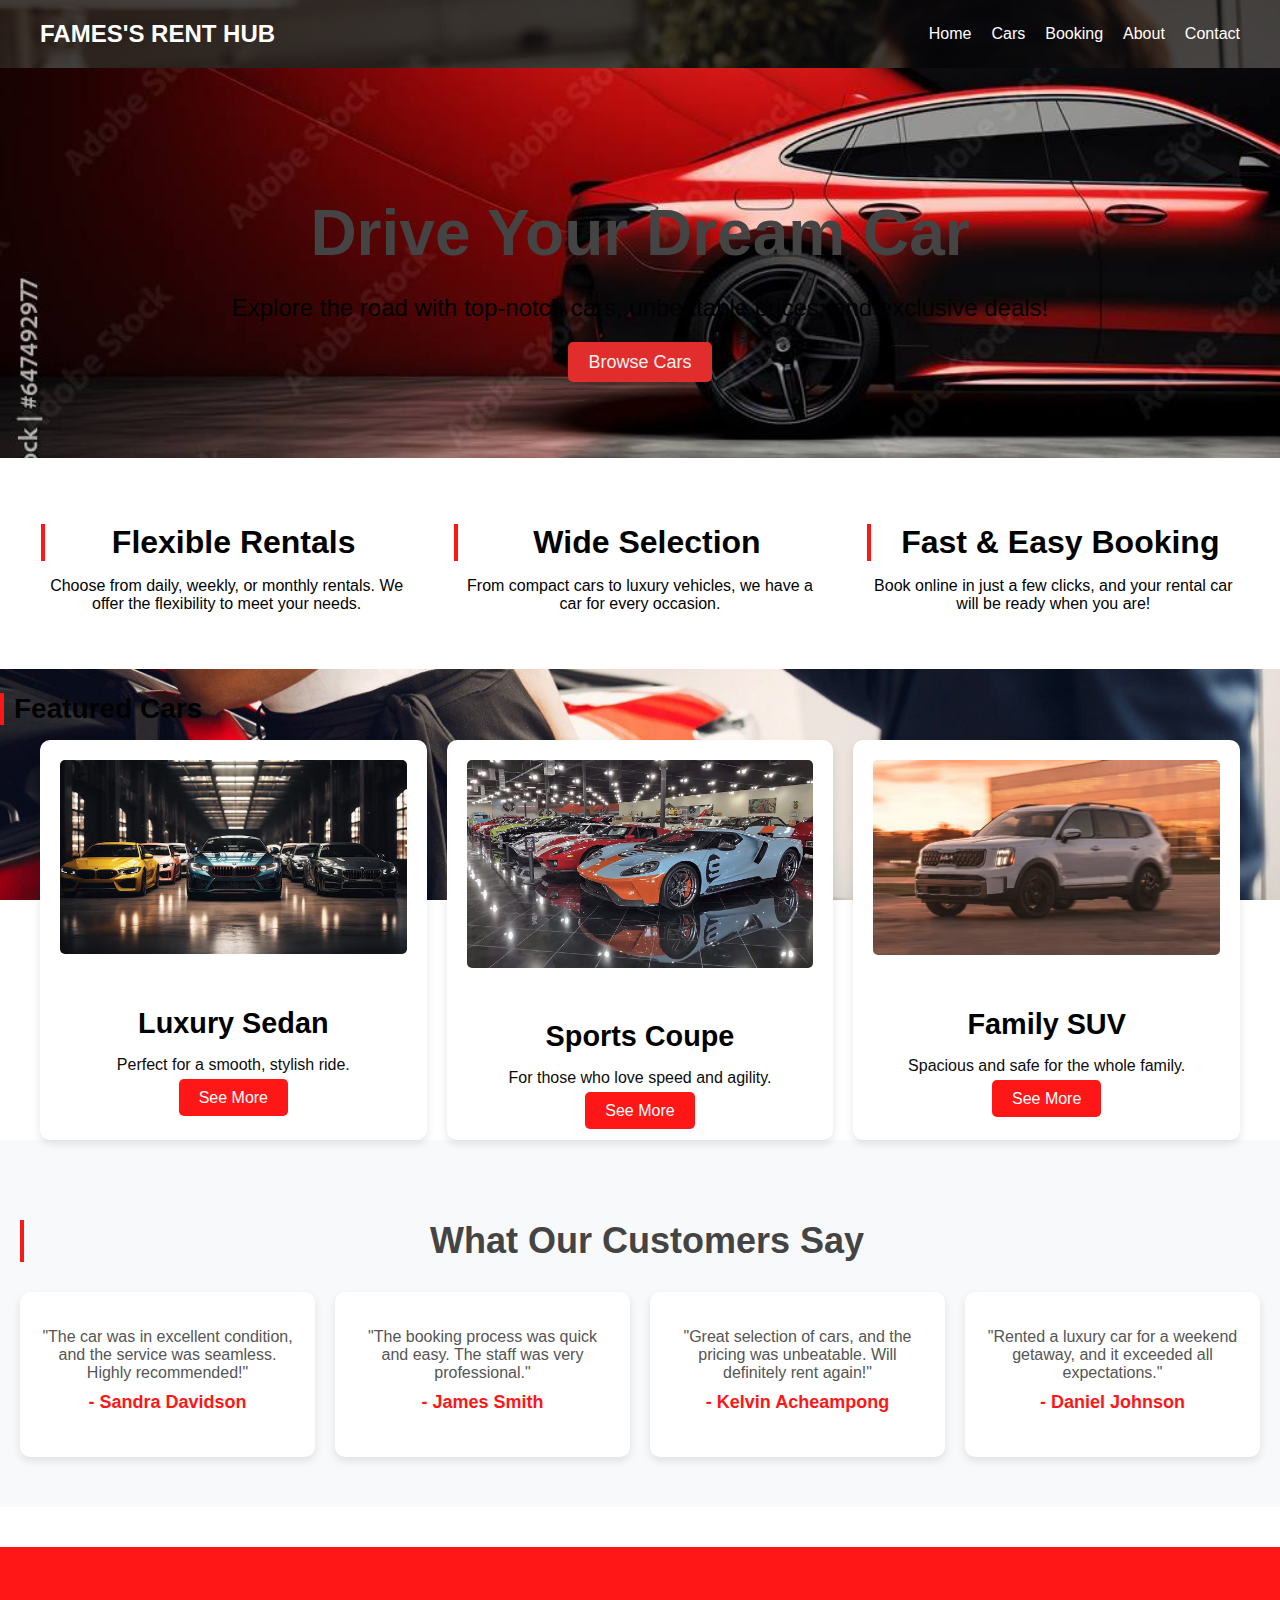
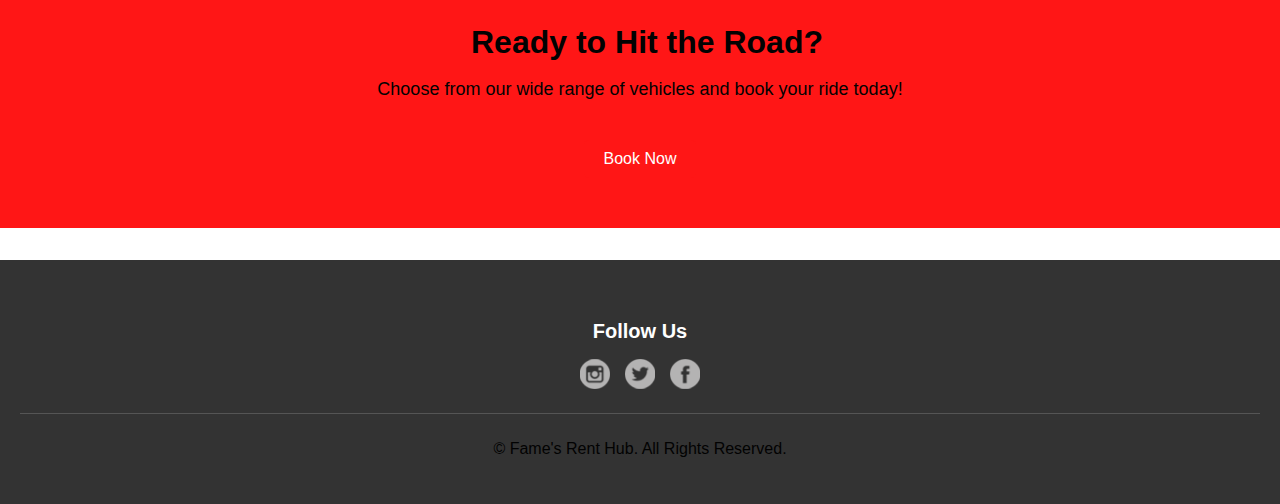
<file: index.html>
<!DOCTYPE html>
<html lang="en">
<head>
    <meta charset="UTF-8">
    <meta name="viewport" content="width=device-width, initial-scale=1.0">
    <title>Homepage</title>
    <link rel="stylesheet" href="style.css">
    <link rel="icon" href="about-img.png" type="image/x-icon">
</head>
<body>
    <!-- Header Section -->
    <header>
        <nav class="navbar">
            <div class="logo">FAMES'S RENT HUB</div>
            <ul class="nav-links">
                <li><a href="index.html">Home</a></li>
                <li><a href="cars.html">Cars</a></li>
                <li><a href="booking.html">Booking</a></li>
                <li><a href="about.html">About</a></li>
                <li><a href="contact.html">Contact</a></li>
            </ul>
        </nav>
    </header>

    <!-- Hero Section -->
    <section class="hero">
        <div class="hero-content">
            <h1>Drive Your Dream Car</h1>
            <p>Explore the road with top-notch cars, unbeatable prices, and exclusive deals!</p>
            <a href="cars.html" class="btn">Browse Cars</a>
        </div>
    </section>

    <!-- Services Section -->
    <section class="services">
        <div class="service-card">
            <h2>Flexible Rentals</h2>
            <p>Choose from daily, weekly, or monthly rentals. We offer the flexibility to meet your needs.</p>
        </div>
        <div class="service-card">
            <h2>Wide Selection</h2>
            <p>From compact cars to luxury vehicles, we have a car for every occasion.</p>
        </div>
        <div class="service-card">
            <h2>Fast & Easy Booking</h2>
            <p>Book online in just a few clicks, and your rental car will be ready when you are!</p>
        </div>
    </section>

    <!-- Featured Cars Section -->
    <section class="featured-cars">
        <h2>Featured Cars</h2>
        <div class="cars-container">
            <div class="car-card">
                <img src="carss2.jpg" alt="Car 1">
                <h3>Luxury Sedan</h3>
                <p>Perfect for a smooth, stylish ride.</p>
                <a href="cars.html" class="btn">See More</a>
            </div>
            <div class="car-card">
                <img src="carss1.jpg" alt="Car 2">
                <h3>Sports Coupe</h3>
                <p>For those who love speed and agility.</p>
                <a href="cars.html" class="btn">See More</a>
            </div>
            <div class="car-card">
                <img src="family suv.jpg" alt="Car 3">
                <h3>Family SUV</h3>
                <p>Spacious and safe for the whole family.</p>
                <a href="cars.html" class="btn">See More</a>
            </div>
        </div>
    </section>
       <!-- Testimonials Section -->
       <section class="testimonials">
        <h2>What Our Customers Say</h2>
        <div class="testimonial-grid">
            <div class="testimonial-card">
                <p>"The car was in excellent condition, and the service was seamless. Highly recommended!"</p>
                <h4>- Sandra Davidson</h4>
            </div>
            <div class="testimonial-card">
                <p>"The booking process was quick and easy. The staff was very professional."</p>
                <h4>- James Smith</h4>
            </div>
            <div class="testimonial-card">
                <p>"Great selection of cars, and the pricing was unbeatable. Will definitely rent again!"</p>
                <h4>- Kelvin Acheampong</h4>
            </div>
            <div class="testimonial-card">
                <p>"Rented a luxury car for a weekend getaway, and it exceeded all expectations."</p>
                <h4>- Daniel Johnson</h4>
            </div>
        </div>
    </section>

    <!-- Call to Action Section -->
    <section class="call-to-action">
        <h2>Ready to Hit the Road?</h2>
        <p>Choose from our wide range of vehicles and book your ride today!</p>
        <a href="booking.html" class="cta-button">Book Now</a>
    </section>

    <!-- Footer Section -->
    <footer>
        <div class="footer-social">
            <h3>Follow Us</h3>
            <ul>
                <li><a href="#"><img src="insta.png" alt="Instagram"></a></li>
                <li><a href="#"><img src="twitter.png" alt="Twitter"></a></li>
                <li><a href="#"><img src="fb.png" alt="Facebook"></a></li>
            </ul>
        </div>
        <div class="footer-bottom">
            <p>© Fame's Rent Hub. All Rights Reserved.</p>
        </div>
    </footer>
</body>
</html>
</file>
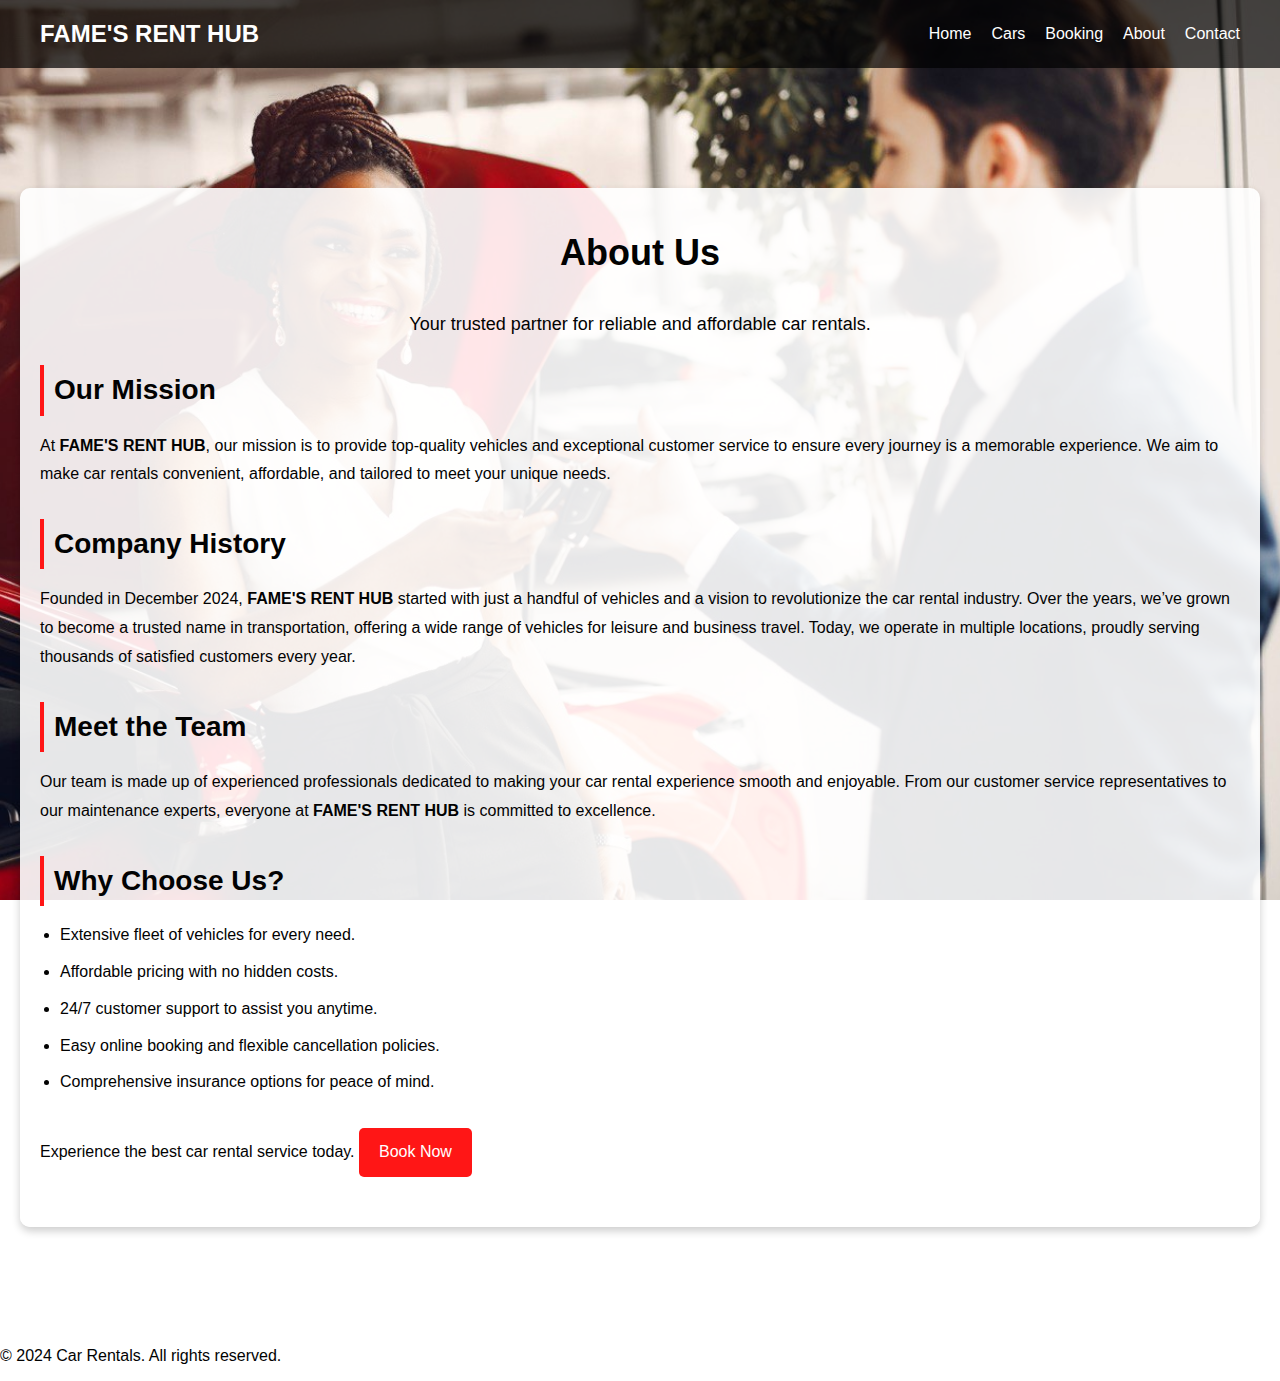
<file: about.html>
<!DOCTYPE html>
<html lang="en">
<head>
    <meta charset="UTF-8">
    <meta name="viewport" content="width=device-width, initial-scale=1.0">
    <title>About Us</title>
    <link rel="stylesheet" href="style.css">
    <link rel="icon" href="about-img.png" type="image/x-icon">
</head>
<body>
    <!-- Header Section -->
    <header>
        <nav class="navbar">
            <div class="logo">FAME'S RENT HUB</div>
            <ul class="nav-links">
                <li><a href="index.html">Home</a></li>
                <li><a href="cars.html">Cars</a></li>
                <li><a href="booking.html">Booking</a></li>
                <li><a href="about.html">About</a></li>
                <li><a href="contact.html">Contact</a></li>
            </ul>
        </nav>
    </header>

    <!-- Main About Section -->
    <section class="about-container">
        <div class="about-banner">
            <h1>About Us</h1>
            <p>Your trusted partner for reliable and affordable car rentals.</p>
        </div>

        <div class="about-content">
            <div class="mission">
                <h2>Our Mission</h2>
                <p>At <strong>FAME'S RENT HUB</strong>, our mission is to provide top-quality vehicles and exceptional customer service to ensure every journey is a memorable experience. We aim to make car rentals convenient, affordable, and tailored to meet your unique needs.</p>
            </div>

            <div class="history">
                <h2>Company History</h2>
                <p>Founded in December 2024, <strong>FAME'S RENT HUB</strong> started with just a handful of vehicles and a vision to revolutionize the car rental industry. Over the years, we’ve grown to become a trusted name in transportation, offering a wide range of vehicles for leisure and business travel. Today, we operate in multiple locations, proudly serving thousands of satisfied customers every year.</p>
            </div>

            <div class="team">
                <h2>Meet the Team</h2>
                <p>Our team is made up of experienced professionals dedicated to making your car rental experience smooth and enjoyable. From our customer service representatives to our maintenance experts, everyone at <strong>FAME'S RENT HUB</strong> is committed to excellence.</p>
            </div>

            <div class="cta">
                <h2>Why Choose Us?</h2>
                <ul>
                    <li>Extensive fleet of vehicles for every need.</li>
                    <li>Affordable pricing with no hidden costs.</li>
                    <li>24/7 customer support to assist you anytime.</li>
                    <li>Easy online booking and flexible cancellation policies.</li>
                    <li>Comprehensive insurance options for peace of mind.</li>
                </ul>
                <p>Experience the best car rental service today. <a href="booking.html" class="cta-button">Book Now</a></p>
            </div>
        </div>
    </section>
</div>
<p>&copy; 2024 Car Rentals. All rights reserved.</p>
</footer>
<script src="script.js"></script>



</body>
</html>
</file>
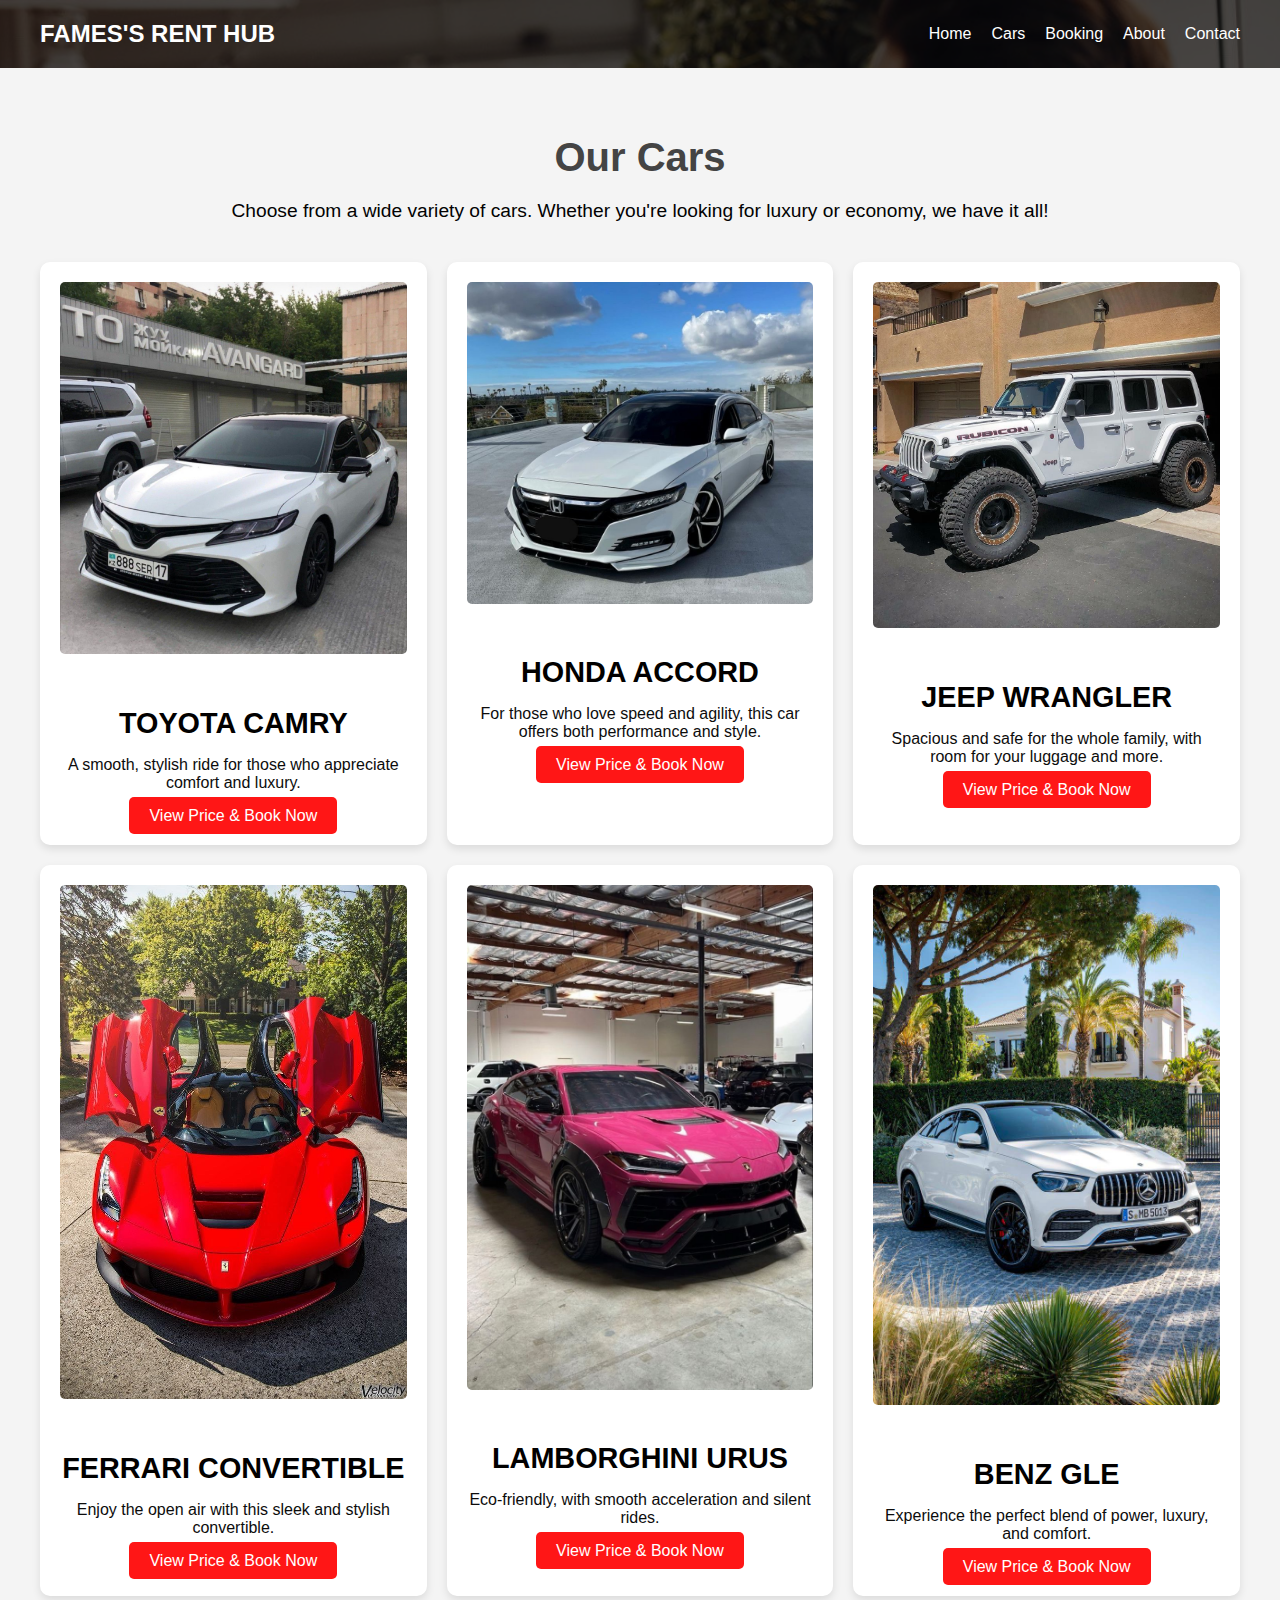
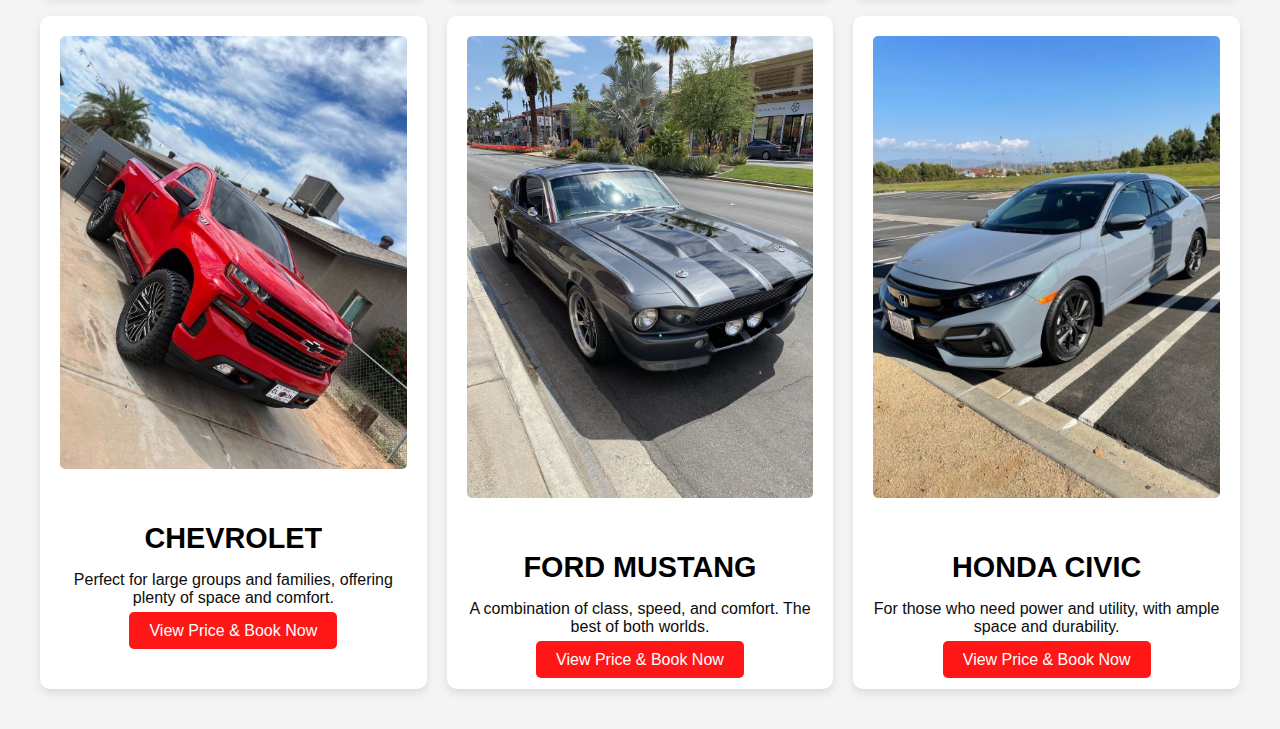
<file: cars.html>
<!DOCTYPE html>
<html lang="en">
<head>
    <meta charset="UTF-8">
    <meta name="viewport" content="width=device-width, initial-scale=1.0">
    <title>Cars</title>
    <link rel="stylesheet" href="style.css">
    <link rel="icon" href="about-img.png" type="image/x-icon">
</head>
<body>
    <!-- Header Section -->
    <header>
        <nav class="navbar">
            <div class="logo">FAMES'S RENT HUB</div>
            <ul class="nav-links">
                <li><a href="index.html">Home</a></li>
                <li><a href="cars.html">Cars</a></li>
                <li><a href="booking.html">Booking</a></li>
                <li><a href="about.html">About</a></li>
                <li><a href="contact.html">Contact</a></li>
            </ul>
        </nav>
    </header>


    
        <!-- Cars Section -->
        <section class="cars-section">
            <h1>Our Cars</h1>
            <p>Choose from a wide variety of cars. Whether you're looking for luxury or economy, we have it all!</p>
            <div class="cars-container">
                <!-- Car 1 -->
                <div class="car-card">
                    <img src="camry.jpg" alt="TOTOTA CAMRY">
                    <h3>TOYOTA CAMRY</h3>
                    <p>A smooth, stylish ride for those who appreciate comfort and luxury.</p>
                    <a href="Prices.html" class="btn">View Price & Book Now</a>
                </div>
                <!-- Car 2 -->
                <div class="car-card">
                    <img src="accord.jpg" alt="HONDA ACCORD">
                    <h3>HONDA ACCORD</h3>
                    <p>For those who love speed and agility, this car offers both performance and style.</p>
                    <a href="Prices.html" class="btn">View Price & Book Now</a>
                </div>
                <!-- Car 3 -->
                <div class="car-card">
                    <img src="jeep.jpg" alt="JEEP WRANGLER">
                    <h3>JEEP WRANGLER</h3>
                    <p>Spacious and safe for the whole family, with room for your luggage and more.</p>
                    <a href="Prices.html" class="btn">View Price & Book Now</a>
                </div>
                <!-- Car 4 -->
                <div class="car-card">
                    <img src="ferrari.jpg" alt=" FERRARI CONVERTIBLE">
                    <h3>FERRARI CONVERTIBLE</h3>
                    <p>Enjoy the open air with this sleek and stylish convertible.</p>
                    <a href="Prices.html" class="btn">View Price & Book Now</a>
                </div>
                <!-- Car 5 -->
                <div class="car-card">
                    <img src="lamborghini.jpg" alt="LAMBORGHINI URUS">
                    <h3>LAMBORGHINI URUS</h3>
                    <p>Eco-friendly, with smooth acceleration and silent rides.</p>
                    <a href="Prices.html" class="btn">View Price & Book Now</a>
                </div>
                <!-- Car 6 -->
                <div class="car-card">
                    <img src="Gle update.jpg" alt="BENZ GLE">
                    <h3>BENZ GLE</h3>
                    <p>Experience the perfect blend of power, luxury, and comfort.</p>
                    <a href="Prices.html" class="btn">View Price & Book Now</a>
                </div>
                <!-- Car 7 -->
                <div class="car-card">
                    <img src="chevrolet.jpg" alt="CHEVROLET">
                    <h3>CHEVROLET</h3>
                    <p>Perfect for large groups and families, offering plenty of space and comfort.</p>
                    <a href="Prices.html" class="btn">View Price & Book Now</a>
                </div>
                <!-- Car 8 -->
                <div class="car-card">
                    <img src="ford mustang.jpg" alt="Luxury Coupe">
                    <h3>FORD MUSTANG</h3>
                    <p>A combination of class, speed, and comfort. The best of both worlds.</p>
                    <a href="Prices.html" class="btn">View Price & Book Now</a>
                </div>
                <!-- Car 9 -->
                <div class="car-card">
                    <img src="civic.jpg" alt="Pickup Truck">
                    <h3>HONDA CIVIC</h3>
                    <p>For those who need power and utility, with ample space and durability.</p>
                    <a href="Prices.html" class="btn">View Price & Book Now</a>
                </div>
            </div>
        </section>
        
            <script src="script.js"></script>
        </body>
        </html>
</file>
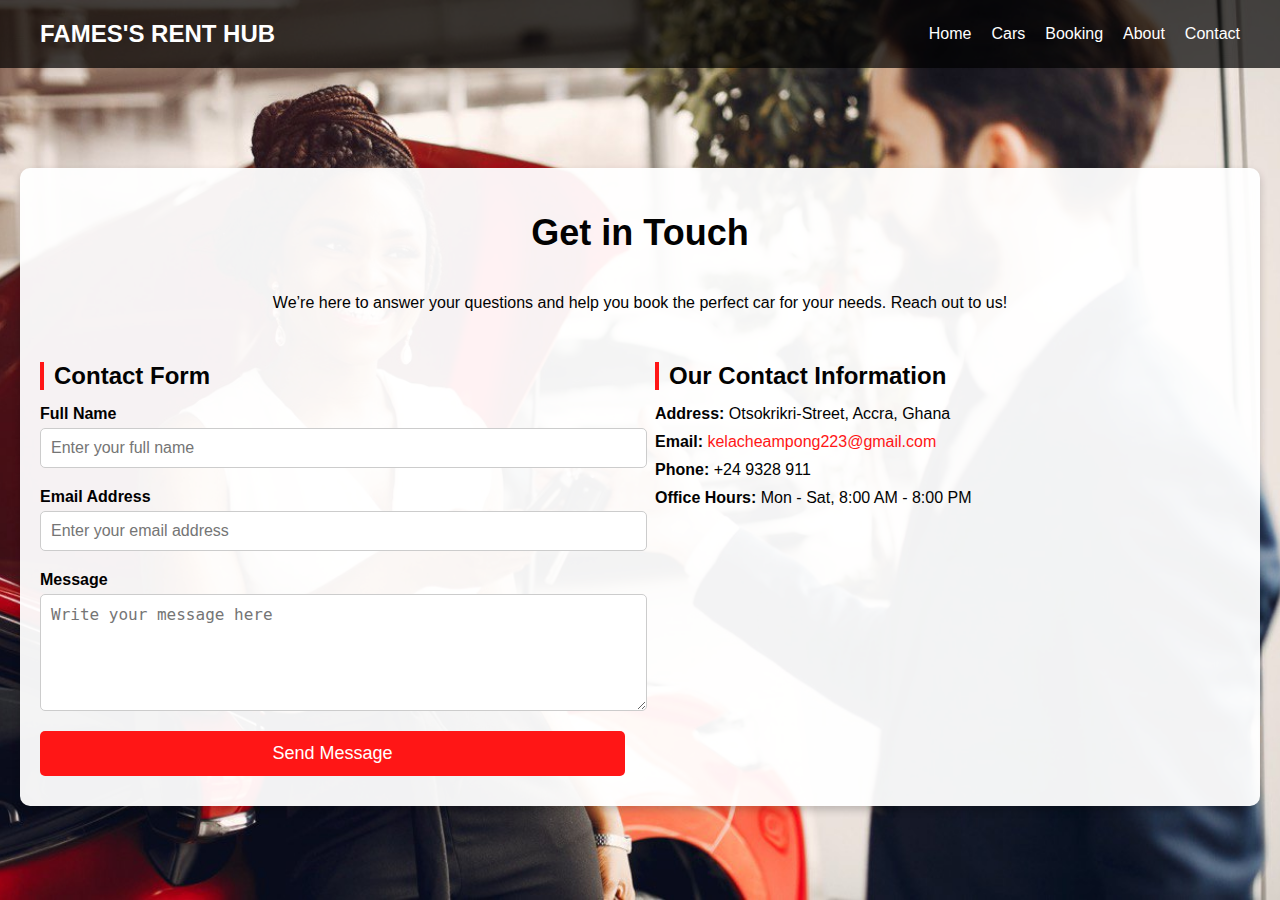
<file: contact.html>
<!DOCTYPE html>
<html lang="en">
<head>
    <meta charset="UTF-8">
    <meta name="viewport" content="width=device-width, initial-scale=1.0">
    <title>Contact Us</title>
    <link rel="stylesheet" href="style.css">
    <link rel="icon" href="about-img.png" type="image/x-icon">
</head>
<body>
    <!-- Header Section -->
    <header>
        <nav class="navbar">
            <div class="logo">FAMES'S RENT HUB</div>
            <ul class="nav-links">
                <li><a href="index.html">Home</a></li>
                <li><a href="cars.html">Cars</a></li>
                <li><a href="booking.html">Booking</a></li>
                <li><a href="about.html">About</a></li>
                <li><a href="contact.html">Contact</a></li>
            </ul>
        </nav>
    </header>

    <!-- Main Contact Section -->
    <section class="contact-container">
        <div class="contact-header">
            <h1>Get in Touch</h1>
            <p>We’re here to answer your questions and help you book the perfect car for your needs. Reach out to us!</p>
        </div>

        <div class="contact-content">
            <!-- Contact Form -->
            <div class="contact-form">
                <h2>Contact Form</h2>
                <form id="contactForm">
                    <label for="name">Full Name</label>
                    <input type="text" id="name" placeholder="Enter your full name" required>

                    <label for="email">Email Address</label>
                    <input type="email" id="email" placeholder="Enter your email address" required>

                    <label for="message">Message</label>
                    <textarea id="message" rows="5" placeholder="Write your message here" required></textarea>

                    <button type="submit">Send Message</button>
                    <div id="form-status"></div>
                </form>
            </div>

            <!-- Contact Details -->
            <div class="contact-info">
                <h2>Our Contact Information</h2>
                <p><strong>Address:</strong> Otsokrikri-Street, Accra, Ghana</p>
                <p><strong>Email:</strong> <a href="mailto:kelacheampong223@gmail.com">kelacheampong223@gmail.com</a></p>
                <p><strong>Phone:</strong> +24 9328 911</p>
                <p><strong>Office Hours:</strong> Mon - Sat, 8:00 AM - 8:00 PM</p>
            </div>
        </div>
    </section>
    <script src="script.js"></script>
</body>
</html>
</file>
<file: style.css>
/* Global styles */
body {
    font-family: 'Arial', sans-serif;
    margin: 0;
    padding: 0;
    background: url('aboutus.jpg') no-repeat center center fixed;
    background-size: cover;
    color: #070707;
}
/* Global styles */
body {
    font-family: 'Arial', sans-serif;
    margin: 0;
    padding: 0;
    background: url('aboutus.jpg') no-repeat center center fixed;
    background-size: cover;
    color: #0e0a0a;
}

/* Header Navigation */
header {
    background: rgba(254, 253, 253, 0.7);
    padding: 50px 50px;
    position:absolute
    
}

.navbar {
    display: flex;
    justify-content: space-between;
    align-items: center;
    max-width: 1200px;
    margin: 0 auto;
}

.logo {
    font-size: 24px;
    color: #020202;
    font-weight: bold;
}

.nav-links {
    list-style: none;
    display: flex;
    gap: 20px;
    margin: 0;
    padding: 0;
}

.nav-links li a {
    text-decoration: none;
    color: #fff;
    font-size: 16px;
    transition: color 0.3s ease;
}

.nav-links li a:hover {
    color: #e51010;
}

/* Hero Section */
.hero {
    background-image: url('cover\ red.jpg');
    background-size: cover;
    background-position: center;
    color: #edebeb;
    text-align: center;
    padding: 85px 20px;
}

.hero h1 {
    font-size: 4rem;
    margin-bottom: 20px;
}

.hero p {
    font-size: 1.5rem;
    margin-bottom: 30px;
}

.hero .btn {
    padding: 10px 20px;
    background-color: #e22d2d;
    color: #f4f1f1;
    text-decoration: none;
    font-size: 18px;
    border-radius: 5px;
}

/* Services Section */
.services {
    display: flex;
    justify-content: space-around;
    padding: 40px 20px;
    background-color: #fff;
}

.service-card {
    text-align: center;
    width: 30%;
}

.service-card h2 {
    font-size: 2rem;
    margin-bottom: 10px;
}

.service-card p {
    font-size: 1rem;
}

/* General Styling for Cars Page */

header {
    background: rgba(0, 0, 0, 0.7);
    padding: 20px 30px;
    position:relative
    
}
.cars-banner {
    text-align: center;
    margin-bottom: 30px;
}

.cars-banner h1 {
    font-size: 36px;
    color: #020202;
}

.cars-banner p {
    font-size: 18px;
    color: #020202;
}


.navbar {
    display: flex;
    justify-content: space-between;
    align-items: center;
    max-width: 1200px;
    margin: 0 auto;
}

.logo {
    font-size: 24px;
    color: #fff;
    font-weight: bold;
}

.nav-links {
    list-style: none;
    display: flex;
    gap: 20px;
    margin: 0;
    padding: 0;
}

.nav-links li a {
    text-decoration: none;
    color: #fff;
    font-size: 16px;
    transition: color 0.3s ease;
}

.nav-links li a:hover {
    color: #f51313;
}
.cars-section {
    padding: 40px 20px;
    background-color: #f4f4f4;
    text-align: center;
}

.cars-section h1 {
    font-size: 2.5rem;
    margin-bottom: 20px;
}

.cars-section p {
    font-size: 1.2rem;
    margin-bottom: 40px;
}

.cars-container {
    display: grid;
    grid-template-columns: repeat(3, 1fr); /* 3 columns */
    gap: 20px;
    max-width: 1200px;
    margin: 0 auto;
}

.car-card {
    background-color: #fff;
    border-radius: 8px;
    box-shadow: 0 4px 10px rgba(0, 0, 0, 0.1);
    overflow: hidden;
    text-align: center;
    padding: 20px;
    transition: transform 0.3s ease;
}

.car-card:hover {
    transform: scale(1.05);
}

.car-card img {
    width: 100%;
    height: auto;
    border-radius: 5px;
    margin-bottom: 20px;
}

.car-card h3 {
    font-size: 1.8rem;
    margin-bottom: 10px;
}

.car-card p {
    font-size: 1rem;
    color: #0c0c0c;
    margin-bottom: 15px;
}

.car-card .btn {
    padding: 10px 20px;
    background-color: #ff1616;
    color: white;
    text-decoration: none;
    border-radius: 5px;
    font-size: 1rem;
    transition: background-color 0.3s ease;
}

.car-card .btn:hover {
    background-color: #ff1616;
}

/* Responsive Design */
@media (max-width: 768px) {
    .cars-container {
        grid-template-columns: repeat(2, 1fr); /* 2 columns */
    }
}

@media (max-width: 480px) {
    .cars-container {
        grid-template-columns: 1fr; /* 1 column */
    }
}

.about-container {
    max-width: 1200px;
    margin: 120px auto;
    padding: 20px;
    background: rgba(255, 255, 255, 0.9);
    border-radius: 10px;
    box-shadow: 0 4px 8px rgba(0, 0, 0, 0.2);
}

.about-banner {
    text-align: center;
    margin-bottom: 30px;
}

.about-banner h1 {
    font-size: 36px;
    color: #020202;
}

.about-banner p {
    font-size: 18px;
    color: #020202;
}

.about-content {
    line-height: 1.8;
}

.mission, .history, .team, .cta {
    margin-bottom: 30px;
}

h2 {
    font-size: 28px;
    color: #020202;
    margin-bottom: 15px;
    border-left: 4px solid #ff1616;
    padding-left: 10px;
}

p {
    font-size: 16px;
    color: #020202;
}

.cta ul {
    margin-top: 10px;
    padding-left: 20px;
}

.cta ul li {
    font-size: 16px;
    color:#020202;
    margin-bottom: 8px;
}

.cta-button {
    display: inline-block;
    margin-top: 15px;
    padding: 10px 20px;
    background: #ff1616;
    color: #fff;
    text-decoration: none;
    border-radius: 5px;
    font-size: 16px;
    transition: background 0.3s ease;
}

.cta-button:hover {
    background: #ff1616;
}

@media (max-width: 768px) {
    .about-container {
        padding: 15px;
    }

    .about-banner h1 {
        font-size: 28px;
    }

    h2 {
        font-size: 22px;
    }
}

/* Contact Section */
.contact-container {
    max-width: 1200px;
    margin: 100px auto 50px auto;
    padding: 20px;
    background: rgba(255, 255, 255, 0.95);
    border-radius: 10px;
    box-shadow: 0 4px 8px rgba(0, 0, 0, 0.2);
}

.contact-header {
    text-align: center;
    margin-bottom: 30px;
}

.contact-header h1 {
    font-size: 36px;
    color: #020202;
}

.contact-header p {
    font-size: 16px;
    position: inherit;
    color: #020202;
}

.contact-content {
    display: flex;
    justify-content: space-between;
    gap: 30px;
}

.contact-form, .contact-info {
    flex: 1;
}

.contact-form h2, .contact-info h2 {
    font-size: 24px;
    color: #020202;
    margin-bottom: 15px;
}

.contact-form form {
    display: flex;
    flex-direction: column;
}

.contact-form label {
    margin-bottom: 5px;
    font-weight: bold;
}

.contact-form input, .contact-form textarea {
    padding: 10px;
    margin-bottom: 20px;
    border: 1px solid #ccc;
    border-radius: 5px;
    font-size: 16px;
    width: 100%;
}

.contact-form button {
    background: #ff1616;
    color: white;
    padding: 12px;
    border: none;
    border-radius: 5px;
    font-size: 18px;
    cursor: pointer;
    transition: background 0.3s ease;
}

.contact-form button:hover {
    background: #ff1616;
}

.contact-info p {
    margin: 10px 0;
}

.contact-info a {
    color: #ff1616;
    text-decoration: none;
}

.contact-info a:hover {
    text-decoration: underline;
}

#form-status {
    margin-top: 10px;
    font-weight: bold;
    color: green;
}

/* Responsive Styles */
@media (max-width: 768px) {
    .contact-content {
        flex-direction: column;
    }
}
/* Footer */
footer {
    text-align: justify;
    padding: 1rem;
    background: rgba(0, 0, 0, 0.7);
    color: white;
    margin-top: 2rem;
}
/* Contact Form Error Messages */
.error-message {
    color: red;
    font-size: 0.5rem;
    display: none;
    margin-top: 0.3rem;
}
/* Default header styling */
.navbar {
    display: flex;
    justify-content: space-between;
    align-items: flex-start;
}
/* Global styles */
body {
    font-family: 'Arial', sans-serif;
    margin: 0;
    padding: 0;
    background: url('aboutus.jpg') no-repeat center center fixed;
    background-size: cover;
    color: #010000;
}

/* Header Navigation */
header {
    background: rgba(0, 0, 0, 0.7);
    padding: 20px 20px;
    position:relative
    
}

.navbar {
    display: flex;
    justify-content: space-between;
    align-items: center;
    max-width: 1200px;
    margin: 0 auto;
}

.logo {
    font-size: 24px;
    color: #fff;
    font-weight: bold;
}

.nav-links {
    list-style: none;
    display: flex;
    gap: 20px;
    margin: 0;
    padding: 0;
}

.nav-links li a {
    text-decoration: none;
    color: #fff;
    font-size: 16px;
    transition: color 0.3s ease;
}

.nav-links li a:hover {
    color: #ff1616;
}

/* Main Container */
.container {
    max-width: 800px;
    margin: 100px auto 50px auto; /* Account for fixed header */
    background: rgba(255, 255, 255, 0.9);
    padding: 20px 30px;
    border-radius: 10px;
    box-shadow: 0 4px 8px rgba(0, 0, 0, 0.2);
}

h1 {
    text-align: center;
    margin-bottom: 20px;
    color: #0e0d0d;
}

form {
    display: flex;
    flex-direction: column;
}

label {
    margin-bottom: 5px;
    font-weight: bold;
}

input, select {
    padding: 10px;
    margin-bottom: 20px;
    border: 1px solid #ccc;
    border-radius: 5px;
    font-size: 16px;
    width: 100%;
}

button {
    background: #ff1616;
    color: white;
    padding: 12px;
    border: none;
    border-radius: 5px;
    font-size: 18px;
    cursor: pointer;
    transition: background 0.3s ease;
}

button:hover {
    background: #ff1616;
}

.error {
    color: red;
    font-size: 14px;
    margin-bottom: 10px;
}

.success-message {
    text-align: center;
    color: green;
    font-weight: bold;
    margin-top: 20px;
}

/* Responsive Styles */
@media (max-width: 768px) {
    .container {
        margin-top: 70px; /* Smaller margin for smaller screens */
        padding: 15px;
    }

    .navbar {
        flex-direction: column;
        text-align: center;
    }

    .nav-links {
        gap: 10px;
    }

    button {
        font-size: 16px;
    }
}
/* Default header styling */
.navbar {
    display: flex;
    justify-content: space-between;
    align-items: center;
}



/* Responsive for screens smaller than 768px */
@media (max-width: 768px) {
    .navbar {
        flex-direction: column;
        text-align: center;
        padding: 10px 0;
    }

    .nav-links {
        flex-direction: column;
        gap: 10px;
    }

    .nav-links li {
        margin: 5px 0;
    }

    .logo img {
        height: 30px; /* Smaller logo for small screens */
    }
}
/* Main Content Container */
.container {
    margin: 120px auto;
    max-width: 1200px;
    padding: 20px;
    text-align: center;
}

h1 {
    margin-bottom: 40px;
    color: #444;
    font-size: 36px;
}

/* Car Grid */
.car-grid {
    display: grid;
    grid-template-columns: repeat(auto-fit, minmax(250px, 1fr));
    gap: 20px;
}

.car-card {
    background: white;
    border-radius: 10px;
    box-shadow: 0 4px 8px rgba(0, 0, 0, 0.1);
    padding: 20px;
    text-decoration: none; /* Remove underline for links */
    color: inherit;
    transition: transform 0.3s ease, box-shadow 0.3s ease;
}

.car-card:hover {
    transform: translateY(-10px);
    box-shadow: 0 6px 12px rgba(0, 0, 0, 0.2);
}

.car-name {
    font-size: 20px;
    font-weight: bold;
    margin-bottom: 10px;
    color: #333;
}

.car-price {
    font-size: 18px;
    color: #ff1616;
    font-weight: bold;
}
/* Testimonials Section */
.testimonials {
    padding: 50px 20px;
    background: #f8f9fa;
    text-align: center;
}

.testimonials h2 {
    font-size: 36px;
    margin-bottom: 30px;
    color: #444;
}

.testimonial-grid {
    display: grid;
    grid-template-columns: repeat(auto-fit, minmax(250px, 1fr));
    gap: 20px;
    justify-content: center;
}

.testimonial-card {
    background: white;
    padding: 20px;
    border-radius: 10px;
    box-shadow: 0 4px 8px rgba(0, 0, 0, 0.1);
    transition: transform 0.3s ease, box-shadow 0.3s ease;
    text-align: center;
}

.testimonial-card:hover {
    transform: translateY(-10px);
    box-shadow: 0 6px 12px rgba(0, 0, 0, 0.2);
}

.testimonial-card p {
    font-size: 16px;
    margin-bottom: 10px;
    color: #555;
}

.testimonial-card h4 {
    font-size: 18px;
    margin-top: 10px;
    color: #ff1616;
}

/* Call to Action Section */
.call-to-action {
    background: #ff1616;
    color: rgb(7, 7, 7);
    text-align: center;
    padding: 50px 20px;
    margin-top: 40px;
}

.call-to-action h2 {
    font-size: 32px;
    margin-bottom: 15px;
}

.call-to-action p {
    font-size: 18px;
    margin-bottom: 25px;
}

/* Footer Section */
footer {
    background: #333;
    color: white;
    padding: 40px 20px 20px;
    text-align: center;
}

.footer-social h3 {
    font-size: 20px;
    margin-bottom: 15px;
}

.footer-social ul {
    list-style: none;
    padding: 0;
    display: flex;
    justify-content: center;
    gap: 15px;
}

.footer-social ul li {
    display: inline-block;
}

.footer-social ul li a img {
    width: 30px;
    height: 30px;
    transition: transform 0.3s ease;
}

.footer-social ul li a img:hover {
    transform: scale(1.2);
}

.footer-bottom {
    text-align: center;
    padding: 10px 0;
    font-size: 14px;
    border-top: 1px solid #555;
    margin-top: 20px;
}
</file>
